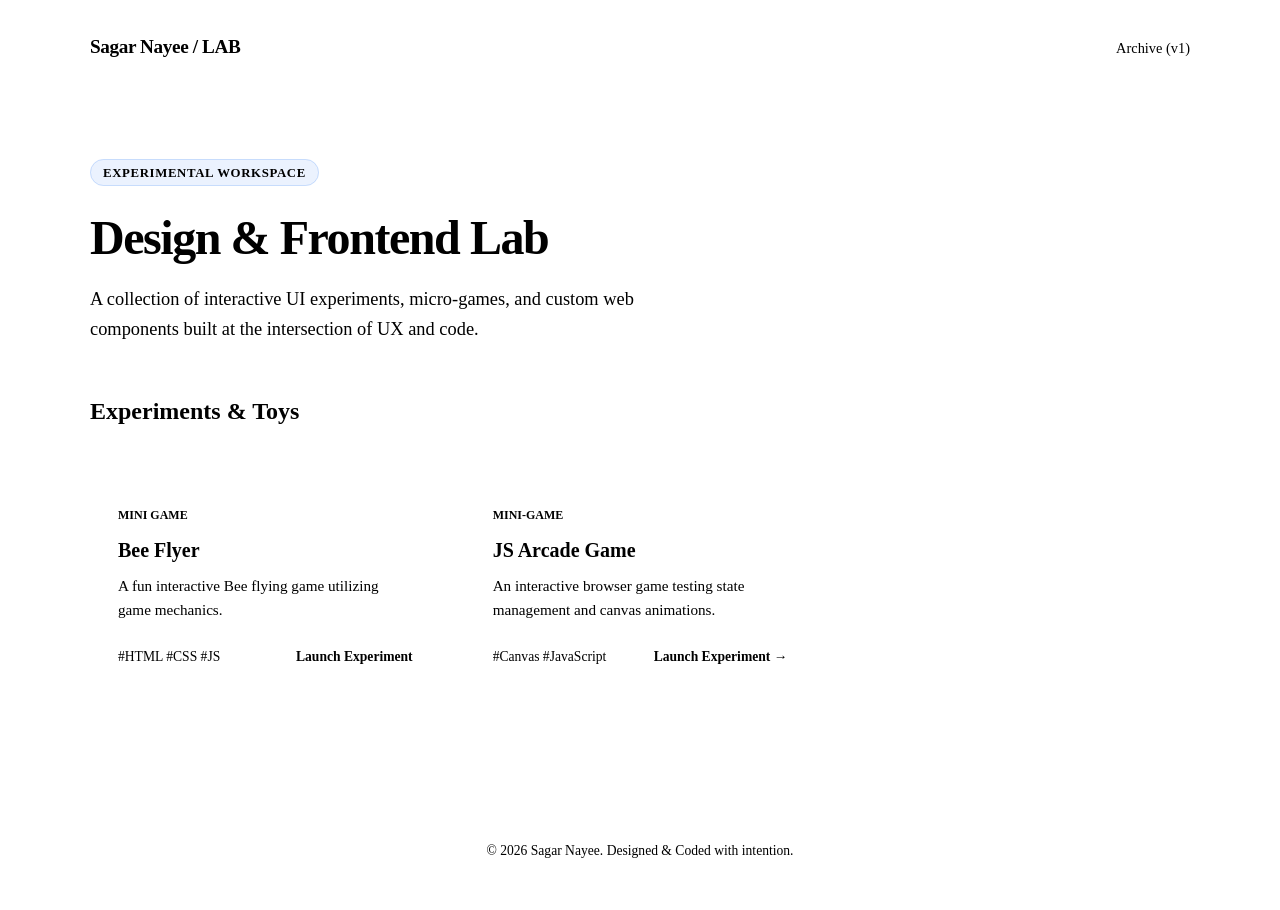
<file: index.html>
<!DOCTYPE html>
<html lang="en">
<head>
  <meta charset="UTF-8" />
  <meta name="viewport" content="width=device-width, initial-scale=1.0" />
  <title>Sagar Nayee | Design & Frontend Lab</title>
  <!--This is a site to showcase my design and development skills.-->
  <!-- Modern Google Font -->
  <link rel="preconnect" href="https://fonts.googleapis.com">
  <link rel="preconnect" href="https://fonts.gstatic.com" crossorigin>
  <link href="https://fonts.googleapis.com/css2?family=Inter:wght@300;400;600;700&display=swap" rel="stylesheet">
  
  <link rel="stylesheet" href="lab.css" />
</head>
<body>

  <!-- Navigation / Brand Header -->
  <header class="lab-header">
    <div class="logo">Sagar Nayee <span>/ LAB</span></div>
    <nav>
      <a href="https://n-sagar.github.io/Sagar-Portfolio/portfolio-v1/" class="nav-link" target="_blank">Archive (v1)</a>
      <!-- Add Framer link here later if desired -->
    </nav>
  </header>

  <!-- Hero / Positioning Banner -->
  <section class="hero">
    <div class="hero-content">
      <span class="badge">Experimental Workspace</span>
      <h1>Design & Frontend Lab</h1>
      <p class="hero-subtitle">
        A collection of interactive UI experiments, micro-games, and custom web components built at the intersection of UX and code.
      </p>
    </div>
  </section>

  <!-- Main Experiment Grid -->
  <main class="lab-container">
    <div class="filter-bar">
      <h2>Experiments & Toys</h2>
      <!-- Future category filter buttons can sit here -->
    </div>

    <div class="experiments-grid" id="experimentsGrid">
      
      <!-- Placeholder Card 1: Will be replaced by dynamic or static cards -->
      <article class="card">
        <div class="card-tag">Mini Game</div>
        <h3 class="card-title">Bee Flyer</h3>
        <p class="card-desc">A fun interactive Bee flying game utilizing game mechanics.</p>
        <div class="card-footer">
          <span class="tech-stack">#HTML #CSS #JS</span>
        <a href="./experiments/bee-flyer/index.html" class="card-link">Launch Experiment</a>
        </div>
      </article>

      <!-- Placeholder Card 2 -->
      <article class="card">
        <div class="card-tag">Mini-Game</div>
        <h3 class="card-title">JS Arcade Game</h3>
        <p class="card-desc">An interactive browser game testing state management and canvas animations.</p>
        <div class="card-footer">
          <span class="tech-stack">#Canvas #JavaScript</span>
          <a href="#" class="card-link">Launch Experiment →</a>
        </div>
      </article>

    </div>
  </main>

  <footer class="lab-footer">
    <p>© 2026 Sagar Nayee. Designed & Coded with intention.</p>
  </footer>

  <script src="lab.js"></script>
</body>
</html>
</file>
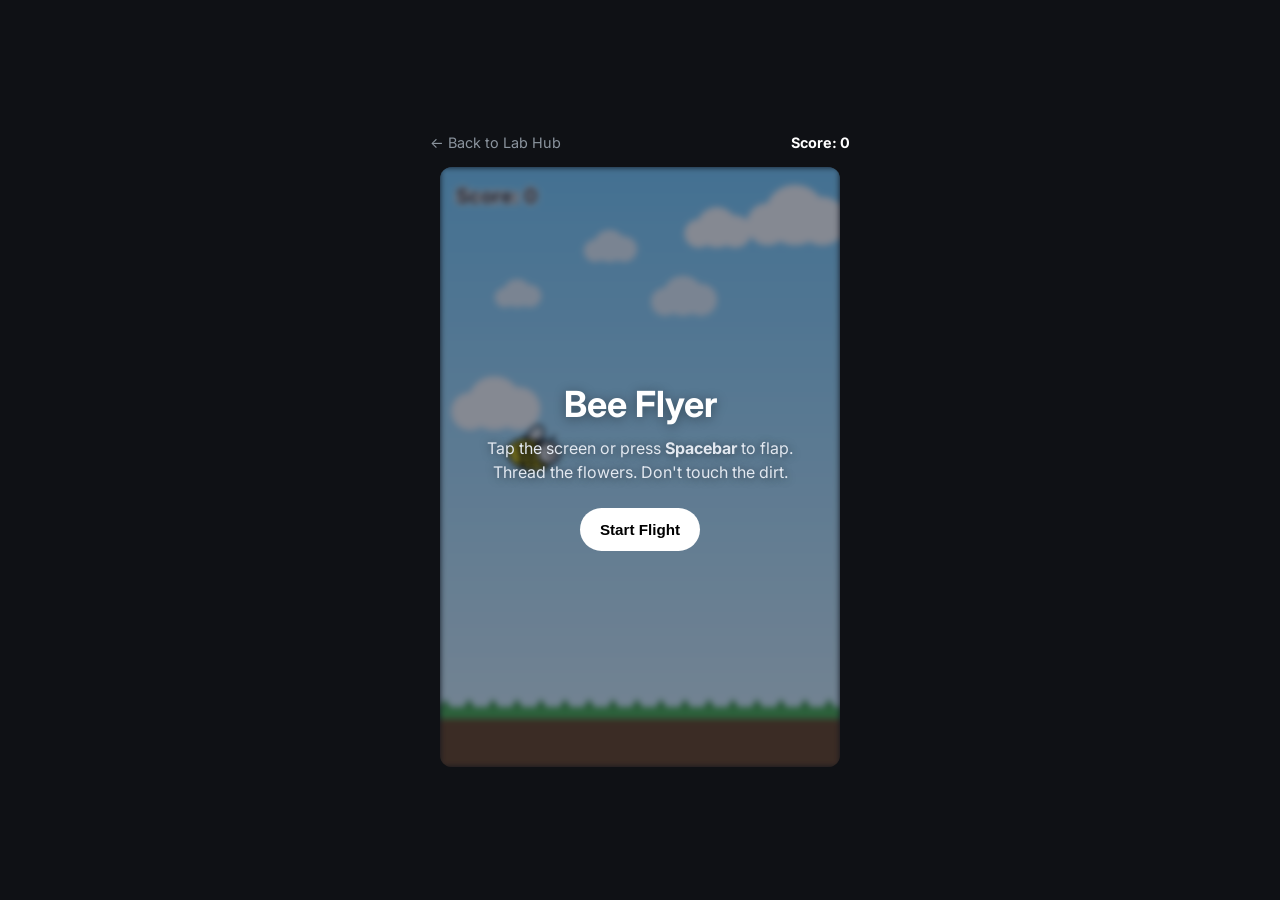
<file: experiments/bee-flyer/index.html>
<!DOCTYPE html>
<html lang="en">
<head>
  <meta charset="UTF-8" />
  <meta name="viewport" content="width=device-width, initial-scale=1.0" />
  <title>Bee Flyer | Design & Frontend Lab</title>

  <!-- Fonts -->
  <link rel="preconnect" href="https://fonts.googleapis.com">
  <link rel="preconnect" href="https://fonts.gstatic.com" crossorigin>
  <link href="https://fonts.googleapis.com/css2?family=Inter:wght@400;600;700&display=swap" rel="stylesheet">

  <link rel="stylesheet" href="style.css" />
</head>
<body>

<div class="game-wrapper">

  <!-- Header Controls -->
  <header class="game-header">
    <a href="https://n-sagar.github.io/Sagar-Portfolio/#" class="back-link">&larr; Back to Lab Hub</a>
    <div class="score-display">Score: <span id="scoreText">0</span></div>
  </header>

  <main class="canvas-container">

    <!-- 1. Start Screen (sits over the blurred, idle game) -->
    <div id="start-screen" class="start-overlay">
      <h2>Bee Flyer</h2>
      <p>Tap the screen or press <strong>Spacebar</strong> to flap.<br />Thread the flowers. Don't touch the dirt.</p>
      <button id="start-btn" class="btn primary-btn">Start Flight</button>
    </div>

    <!-- 2. The Game Canvas -->
    <canvas id="gameCanvas" width="400" height="600"></canvas>

    <!-- 3. Game Over Modal: the recruiter payoff -->
    <div id="gameOverModal" class="overlay hidden">
      <div class="modal-card">
        <span class="badge-death">Ouch! You took a tumble 🐝</span>
        <h2>Flight Ended!</h2>
        <p class="score-summary">Final Score: <span id="finalScore">0</span> &middot; Best: <span id="bestScore">0</span></p>
        <p class="crash-quip" id="crashQuip"></p>
        <p class="resume-pitch">
          The bee may have crashed, but your next project doesn't have to. Check out my resume to see how we can build great products together!
        </p>
        <div class="cta-group">
          <a href="#" target="_blank" rel="noopener noreferrer" id="resumeLink" class="btn primary-btn resume-btn">
            Download Resume (PDF)
          </a>
          <button id="restartBtn" class="btn secondary-btn">Try Again 🐝</button>
        </div>
      </div>
    </div>
  </main>

</div>

<script src="game.js"></script>
</body>
</html>
</file>
<file: lab.css>
// This CSS is for the Design & Frontend Lab content.
:root {
  --bg-color: #0f1115;
  --surface-color: #161920;
  --surface-border: #262a36;
  --text-main: #f0f2f5;
  --text-muted: #8b949e;
  --accent-color: #3b82f6;
  --accent-hover: #60a5fa;
  --font-family: 'Inter', system-ui, sans-serif;
}

* {
  box-sizing: border-box;
  margin: 0;
  padding: 0;
}

body {
  background-color: var(--bg-color);
  color: var(--text-main);
  font-family: var(--font-family);
  line-height: 1.6;
  padding: 0 1.5rem;
}

/* Navigation */
.lab-header {
  max-width: 1100px;
  margin: 0 auto;
  padding: 2rem 0;
  display: flex;
  justify-content: space-between;
  align-items: center;
}

.logo {
  font-weight: 700;
  font-size: 1.2rem;
  letter-spacing: -0.02em;
}

.logo span {
  color: var(--accent-color);
}

.nav-link {
  color: var(--text-muted);
  text-decoration: none;
  font-size: 0.9rem;
  transition: color 0.2s ease;
}

.nav-link:hover {
  color: var(--text-main);
}

/* Hero Section */
.hero {
  max-width: 1100px;
  margin: 4rem auto 3rem;
}

.badge {
  background: rgba(59, 130, 246, 0.1);
  color: var(--accent-color);
  font-size: 0.8rem;
  font-weight: 600;
  padding: 0.35rem 0.75rem;
  border-radius: 20px;
  border: 1px solid rgba(59, 130, 246, 0.2);
  text-transform: uppercase;
  letter-spacing: 0.05em;
}

.hero h1 {
  font-size: 3rem;
  font-weight: 700;
  margin: 1rem 0 0.5rem;
  letter-spacing: -0.03em;
}

.hero-subtitle {
  color: var(--text-muted);
  font-size: 1.15rem;
  max-width: 600px;
}

/* Grid Section */
.lab-container {
  max-width: 1100px;
  margin: 0 auto 6rem;
}

.filter-bar {
  margin-bottom: 2rem;
  padding-bottom: 1rem;
  border-bottom: 1px solid var(--surface-border);
}

.experiments-grid {
  display: grid;
  grid-template-columns: repeat(auto-fill, minmax(320px, 1fr));
  gap: 1.5rem;
}

/* Cards */
.card {
  background: var(--surface-color);
  border: 1px solid var(--surface-border);
  border-radius: 12px;
  padding: 1.75rem;
  display: flex;
  flex-direction: column;
  justify-content: space-between;
  transition: transform 0.2s ease, border-color 0.2s ease;
}

.card:hover {
  transform: translateY(-4px);
  border-color: var(--accent-color);
}

.card-tag {
  font-size: 0.75rem;
  color: var(--accent-color);
  font-weight: 600;
  text-transform: uppercase;
  margin-bottom: 0.5rem;
}

.card-title {
  font-size: 1.25rem;
  margin-bottom: 0.5rem;
}

.card-desc {
  color: var(--text-muted);
  font-size: 0.95rem;
  margin-bottom: 1.5rem;
}

.card-footer {
  display: flex;
  justify-content: space-between;
  align-items: center;
  font-size: 0.85rem;
}

.tech-stack {
  color: var(--text-muted);
}

.card-link {
  color: var(--text-main);
  text-decoration: none;
  font-weight: 600;
}

.card-link:hover {
  color: var(--accent-color);
}

/* Footer */
.lab-footer {
  text-align: center;
  padding: 3rem 0;
  color: var(--text-muted);
  font-size: 0.85rem;
  border-top: 1px solid var(--surface-border);
  max-width: 1100px;
  margin: 0 auto;
}
</file>
<file: experiments/bee-flyer/style.css>
* {
  box-sizing: border-box;
  margin: 0;
  padding: 0;
}

:root {
  --bg-dark: #0f1115;
  --surface-card: #161920;
  --border-color: #262a36;
  --accent-yellow: #ffffff;
  --accent-yellow-hover: #0b90f5;
  --text-bright: #f0f2f5;
  --text-muted: #8b949e;
  --font-main: 'Inter', system-ui, sans-serif;
}

body {
  background-color: var(--bg-dark);
  color: var(--text-bright);
  font-family: var(--font-main);
  display: flex;
  justify-content: center;
  align-items: center;
  min-height: 100vh;
  padding: 1rem;
}

.game-wrapper {
  width: 100%;
  max-width: 420px;
  display: flex;
  flex-direction: column;
  gap: 1rem;
}

.game-header {
  display: flex;
  justify-content: space-between;
  align-items: center;
  font-size: 0.9rem;
}

.back-link {
  color: var(--text-muted);
  text-decoration: none;
  transition: color 0.2s ease;
}

.back-link:hover {
  color: var(--text-bright);
}

.score-display {
  font-weight: 700;
  color: var(--accent-yellow);
}

/* Container is relative so the start overlay and modal align to it */
.canvas-container {
  position: relative;
  width: 400px;
  height: 600px;
  margin: 0 auto;
  border-radius: 12px;
  overflow: hidden;
}

#gameCanvas {
  width: 100%;
  height: 100%;
  display: block;
  touch-action: none; /* stops mobile scrolling/zoom while tapping to flap */
  user-select: none;
  cursor: pointer;
}

/* Before Start: the idle game is visible but softly blurred behind the overlay.
   The blur lifts when the player starts. */
.canvas-container canvas {
  filter: blur(3px) brightness(0.9);
  transition: filter 0.4s ease-in-out;
}

.canvas-container.game-active canvas {
  filter: blur(0px) brightness(1);
}

/* Start overlay: light enough that the blurred bee and flowers still show through */
.start-overlay {
  position: absolute;
  inset: 0;
  display: flex;
  flex-direction: column;
  justify-content: center;
  align-items: center;
  text-align: center;
  background: rgba(15, 23, 42, 0.45);
  color: #ffffff;
  z-index: 10;
  padding: 20px;
  transition: opacity 0.4s ease;
}

.start-overlay.fade-out {
  opacity: 0;
  pointer-events: none;
}

.start-overlay h2 {
  font-size: 36px;
  margin-bottom: 10px;
  text-shadow: 0 2px 12px rgba(0, 0, 0, 0.4);
}

.start-overlay p {
  font-size: 16px;
  line-height: 1.5;
  margin-bottom: 24px;
  color: #e2e8f0;
  text-shadow: 0 1px 8px rgba(0, 0, 0, 0.5);
}

.hidden {
  display: none !important;
}

/* Game over modal */
.overlay {
  position: absolute;
  inset: 0;
  display: flex;
  justify-content: center;
  align-items: center;
  padding: 16px;
  background: rgba(15, 17, 21, 0.7);
  backdrop-filter: blur(4px);
  z-index: 20;
}

.modal-card {
  background: var(--surface-card);
  border: 1px solid var(--border-color);
  border-radius: 16px;
  padding: 28px;
  width: 100%;
  max-width: 340px;
  text-align: center;
  display: flex;
  flex-direction: column;
  gap: 0.75rem;
  animation: pop-in 0.35s ease-out;
}

@keyframes pop-in {
  from { transform: scale(0.92); opacity: 0; }
  to   { transform: scale(1);    opacity: 1; }
}

.badge-death {
  font-size: 0.8rem;
  color: var(--accent-yellow);
  text-transform: uppercase;
  letter-spacing: 0.05em;
  font-weight: 600;
}

.modal-card h2 {
  font-size: 1.75rem;
}

.score-summary {
  font-size: 1rem;
  color: var(--text-muted);
}

.crash-quip {
  font-size: 1rem;
  color: #ffd166;
  font-weight: 600;
  line-height: 1.4;
}

.resume-pitch {
  font-size: 0.9rem;
  color: var(--text-muted);
  line-height: 1.5;
}

/* Buttons */
.cta-group {
  display: flex;
  flex-direction: column;
  gap: 0.75rem;
  width: 100%;
  margin-top: 0.5rem;
}

.btn {
  display: inline-block;
  text-align: center;
  text-decoration: none;
  padding: 0.8rem 1.25rem;
  border-radius: 8rem;
  font-size: 0.95rem;
  font-weight: 600;
  cursor: pointer;
  transition: all 0.2s ease;
  border: none;
}

.primary-btn {
  background-color: var(--accent-yellow);
  color: #000000;
}

.primary-btn:hover {
  background-color: var(--accent-yellow-hover);
  color: #ffffff;
}

.secondary-btn {
  background-color: transparent;
  color: var(--text-bright);
  border: 1px solid var(--border-color);
}

.secondary-btn:hover {
  background-color: rgba(255, 255, 255, 0.05);
}

/* Phones: scale the game to the screen width, keep the 2:3 ratio */
@media (max-width: 460px) {
  .canvas-container {
    width: 100%;
    height: auto;
    aspect-ratio: 2 / 3;
  }
}
</file>
